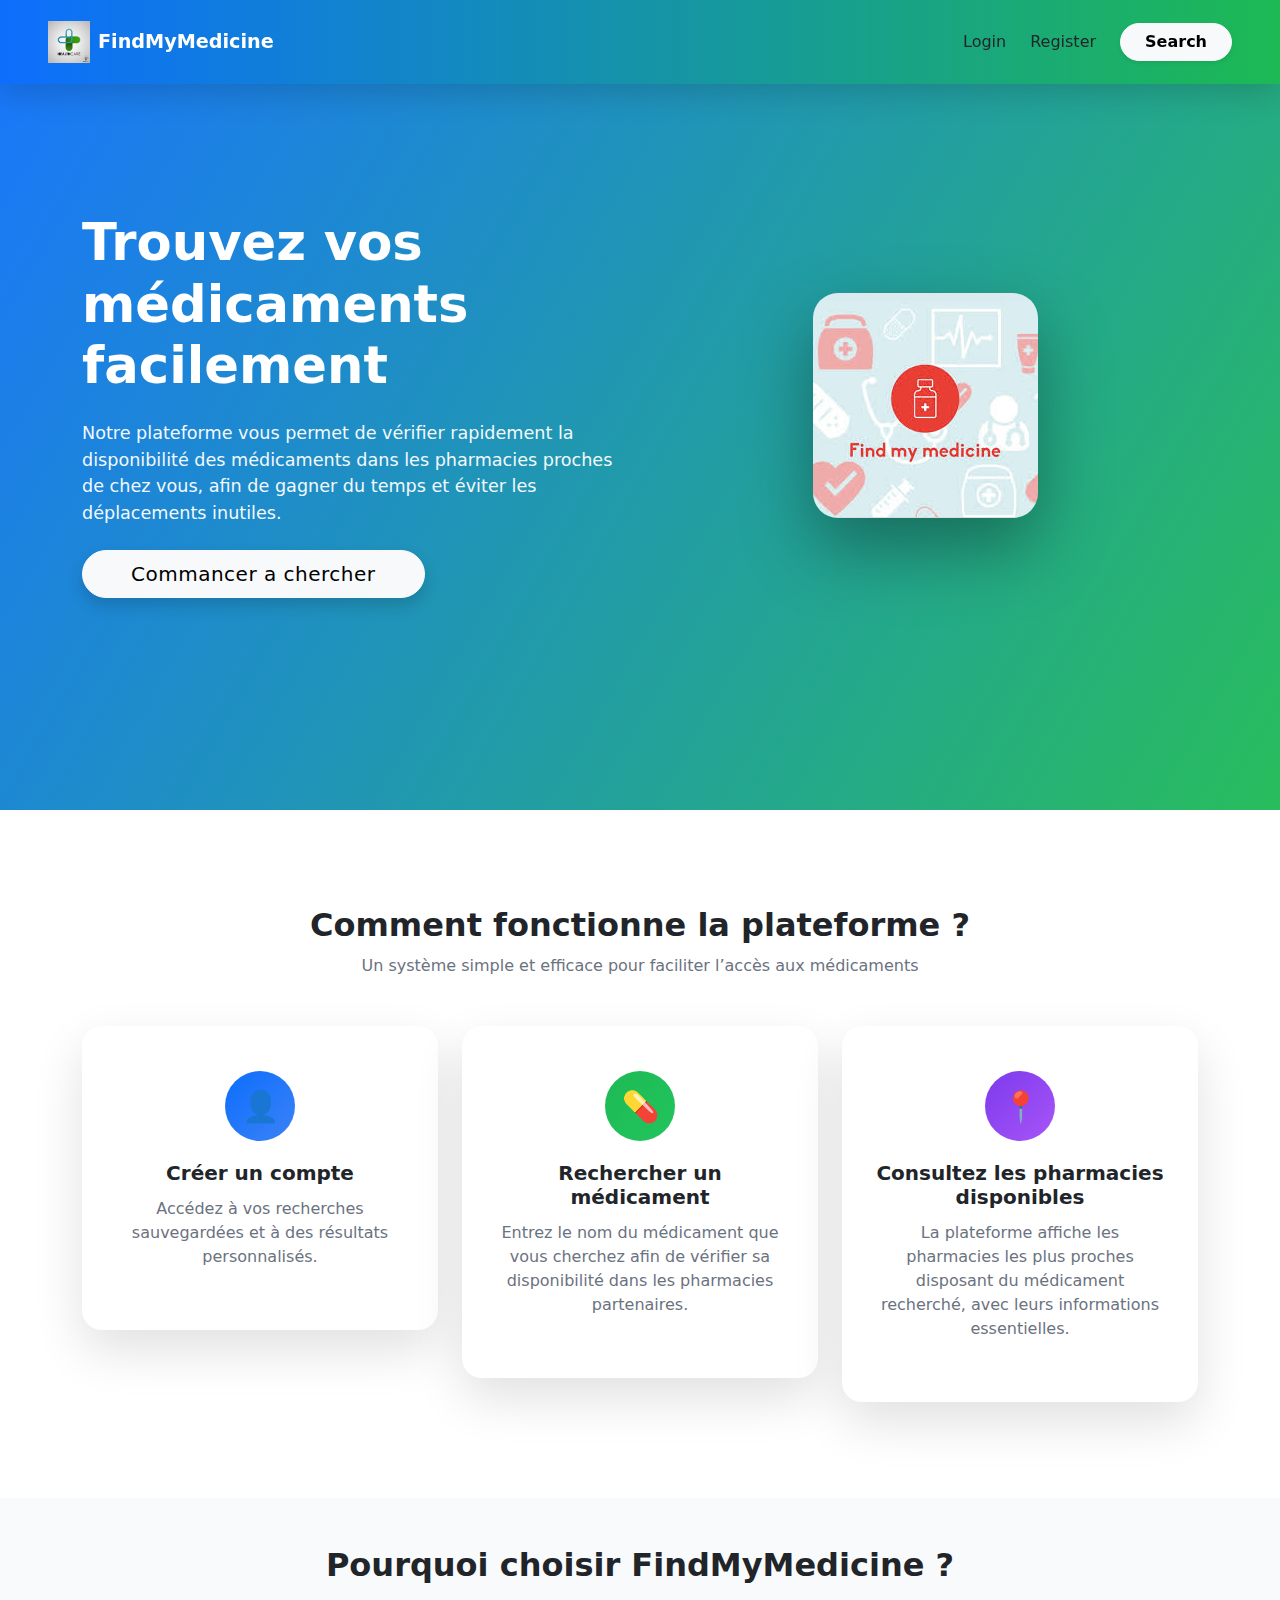
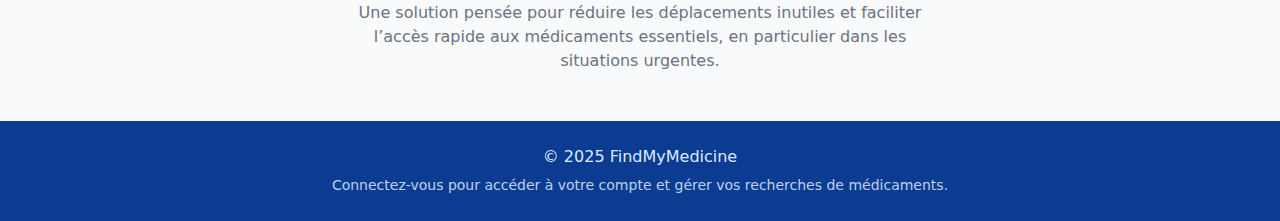
<file: index.html>
<!DOCTYPE html>
<html lang="en">
<head>
  <meta charset="UTF-8">
  <title>FindMyMedicine</title>
  <meta name="viewport" content="width=device-width, initial-scale=1">
  <link rel="stylesheet" href="style.css">

  <!-- Bootstrap -->
  <link href="https://cdn.jsdelivr.net/npm/bootstrap@5.3.2/dist/css/bootstrap.min.css" rel="stylesheet">

  <!-- Google Font -->
  <link href="https://fonts.googleapis.com/css2?family=Poppins:wght@400;500;600&display=swap" rel="stylesheet">

 
</head>
<body>

<!-- NAVBAR -->
<nav class="navbar navbar-expand-lg fixed-top premium-nav px-5 py-3">
  <a class="navbar-brand d-flex align-items-center" href="index.html">
    <img src="pharmacy.jpg" width="42" class="me-2">
    <span class="brand-text">FindMyMedicine</span>
  </a>

  <div class="ms-auto d-flex align-items-center gap-4">
    <a class="nav-link fancy-link" href="connexion.html">Login</a>
    <a class="nav-link fancy-link" href="registre.html">Register</a>
    <a class="btn btn-light rounded-pill px-4 fw-semibold shadow-sm" href="search.html">
      Search
    </a>
  </div>
</nav>


<!-- HERO -->
<section class="hero hero-split">
  <div class="container">
    <div class="row align-items-center">

      <!-- TEXT -->
      <div class="col-lg-6 text-white text-center text-lg-start">
        <h1>
          Trouvez vos médicaments facilement
        </h1>
        <p class="mt-4">
          Notre plateforme vous permet de vérifier rapidement la disponibilité des médicaments
dans les pharmacies proches de chez vous, afin de gagner du temps et éviter les déplacements inutiles.
        </p>
        <a href="search.html" class="btn btn-light btn-lg mt-4 px-5 rounded-pill shadow">
          Commancer a chercher 
        </a>
      </div>

      <!-- IMAGE -->
      <div class="col-lg-6 text-center mt-5 mt-lg-0">
        <div class="hero-image-wrapper">
          <img
            src="images.jpg"
            alt="Medicine and Pharmacy"
            class="hero-image"
          >
        </div>
      </div>

    </div>
  </div>
</section>


<!-- HOW IT WORKS -->
<section class="container py-5 my-5 text-center">
  <h2 class="section-title">Comment fonctionne la plateforme ?</h2>
  <p class="section-subtitle mb-5">
   Un système simple et efficace pour faciliter l’accès aux médicaments
  </p>

  <div class="row g-4">
    <!-- CARD 1 -->
    <div class="col-md-4">
      <div class="step-card step-blue">
        <div class="icon-circle">👤</div>
        <h5>Créer un compte</h5>
        <p>
          Accédez à vos recherches sauvegardées et à des résultats personnalisés.
        </p>
      </div>
    </div>

    <!-- CARD 2 -->
    <div class="col-md-4">
      <div class="step-card step-green">
        <div class="icon-circle">💊</div>
        <h5>Rechercher un médicament</h5>
        <p>
          Entrez le nom du médicament que vous cherchez afin de vérifier sa disponibilité
dans les pharmacies partenaires.
        </p>
      </div>
    </div>

    <!-- CARD 3 -->
    <div class="col-md-4">
      <div class="step-card step-purple">
        <div class="icon-circle">📍</div>
        <h5>Consultez les pharmacies disponibles</h5>
        <p>
          La plateforme affiche les pharmacies les plus proches disposant du médicament recherché,
avec leurs informations essentielles.
      </div>
    </div>
  </div>
</section>


<!-- WHY USE -->
<section class="why py-5">
  <div class="container text-center">
    <h2 class="section-title">Pourquoi choisir FindMyMedicine&nbsp;?</h2>
    <p class="section-subtitle mt-3">
      Une solution pensée pour réduire les déplacements inutiles
  et faciliter l’accès rapide aux médicaments essentiels,
  en particulier dans les situations urgentes. 
    </p>
    
  </div>
</section>

<!-- FOOTER -->
<footer class="text-center py-4">
  <p class="mb-1">© 2025 FindMyMedicine</p>
  <small>Connectez-vous pour accéder à votre compte et gérer vos recherches de médicaments.</small>
</footer>

</body>
</html>
</file>
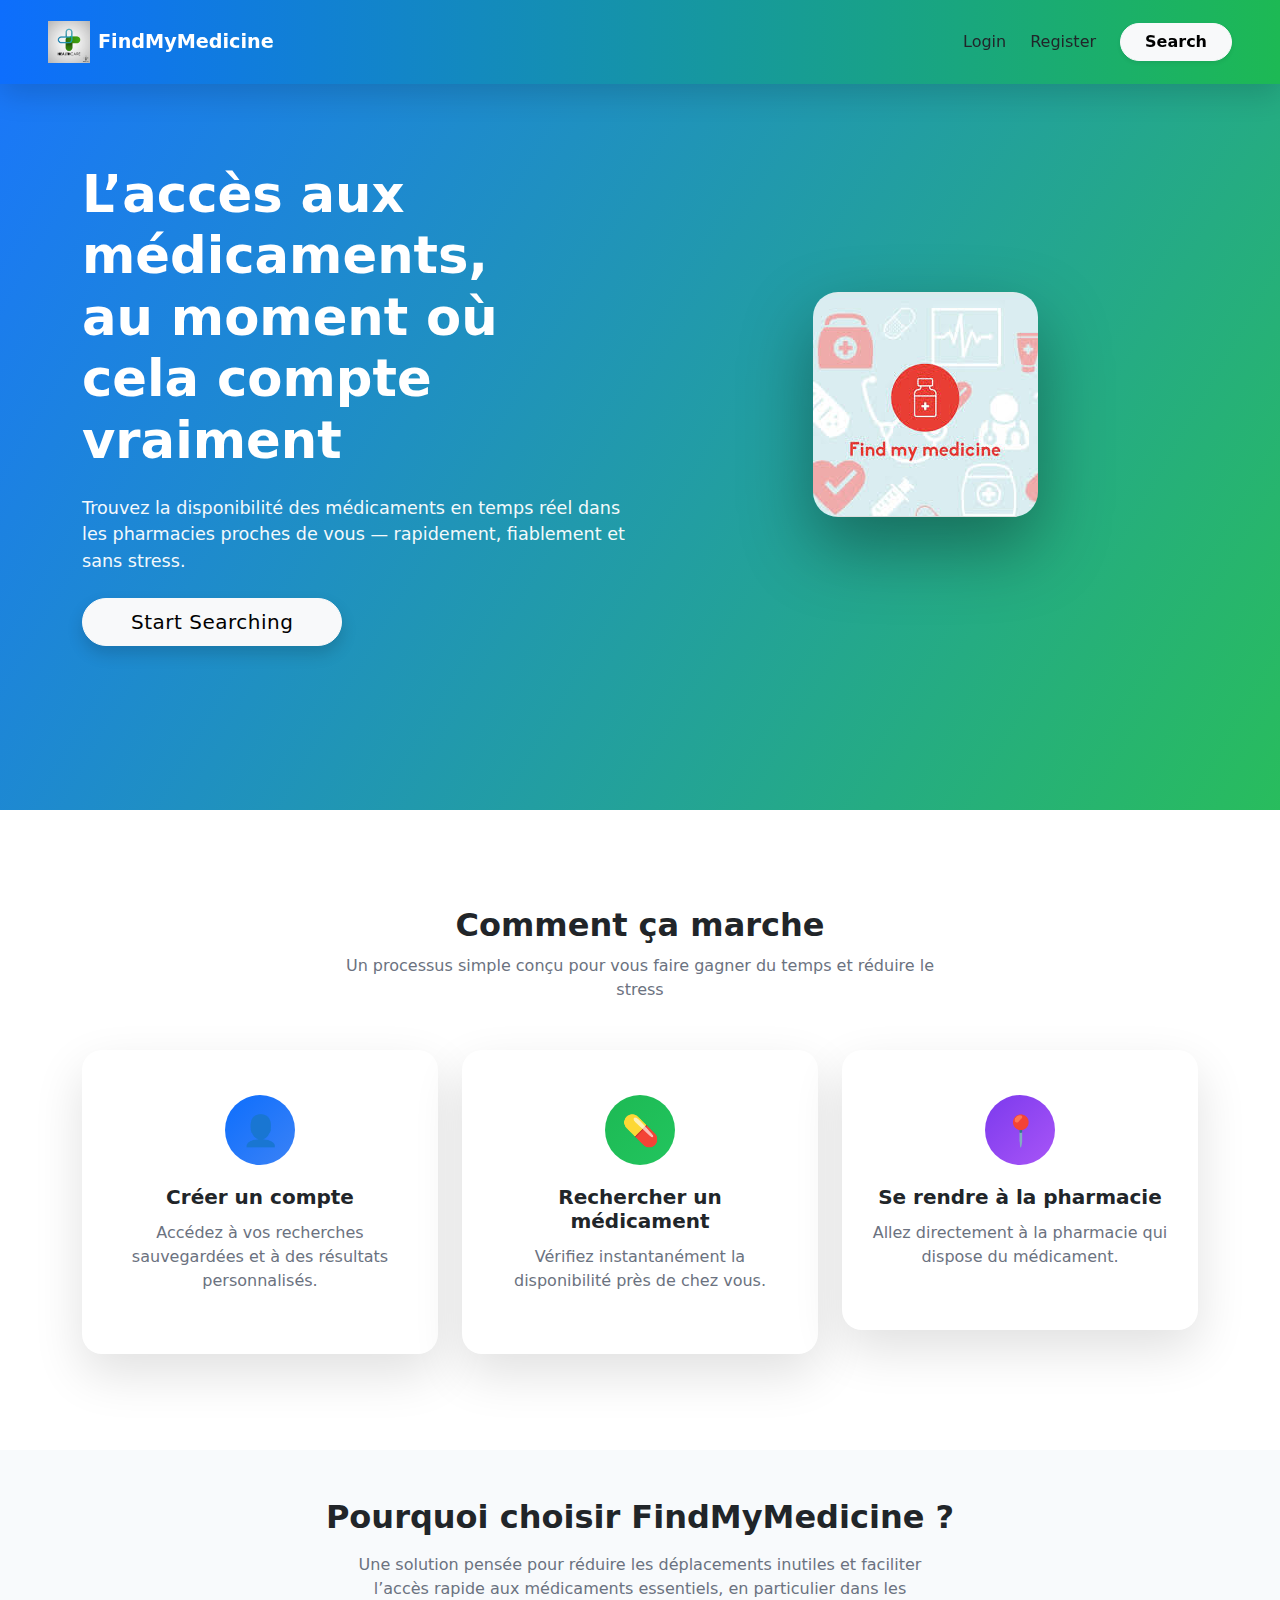
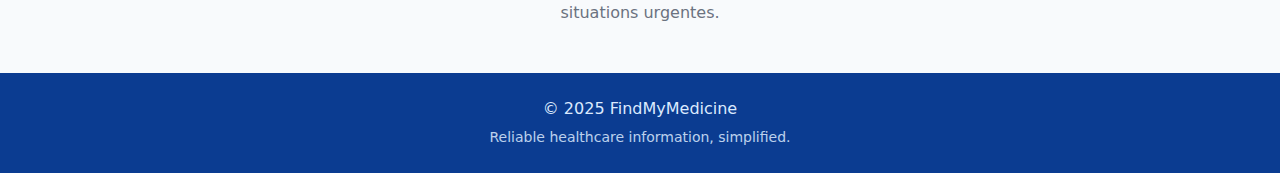
<file: html/index.html>
<!DOCTYPE html>
<html lang="en">
<head>
  <meta charset="UTF-8">
  <title>FindMyMedicine</title>
  <meta name="viewport" content="width=device-width, initial-scale=1">
  <link rel="stylesheet" href="style.css">

  <!-- Bootstrap -->
  <link href="https://cdn.jsdelivr.net/npm/bootstrap@5.3.2/dist/css/bootstrap.min.css" rel="stylesheet">

  <!-- Google Font -->
  <link href="https://fonts.googleapis.com/css2?family=Poppins:wght@400;500;600&display=swap" rel="stylesheet">

 
</head>
<body>

<!-- NAVBAR -->
<nav class="navbar navbar-expand-lg fixed-top premium-nav px-5 py-3">
  <a class="navbar-brand d-flex align-items-center" href="#">
    <img src="pharmacy.jpg" width="42" class="me-2">
    <span class="brand-text">FindMyMedicine</span>
  </a>

  <div class="ms-auto d-flex align-items-center gap-4">
    <a class="nav-link fancy-link" href="#">Login</a>
    <a class="nav-link fancy-link" href="#">Register</a>
    <a class="btn btn-light rounded-pill px-4 fw-semibold shadow-sm">
      Search
    </a>
  </div>
</nav>


<!-- HERO -->
<section class="hero hero-split">
  <div class="container">
    <div class="row align-items-center">

      <!-- TEXT -->
      <div class="col-lg-6 text-white text-center text-lg-start">
        <h1>
          L’accès aux médicaments,<br>
            au moment où cela compte vraiment
        </h1>
        <p class="mt-4">
          Trouvez la disponibilité des médicaments en temps réel
            dans les pharmacies proches de vous — rapidement,
            fiablement et sans stress.
        </p>
        <a href="#" class="btn btn-light btn-lg mt-4 px-5 rounded-pill shadow">
          Start Searching
        </a>
      </div>

      <!-- IMAGE -->
      <div class="col-lg-6 text-center mt-5 mt-lg-0">
        <div class="hero-image-wrapper">
          <img
            src="images.jpg"
            alt="Medicine and Pharmacy"
            class="hero-image"
          >
        </div>
      </div>

    </div>
  </div>
</section>


<!-- HOW IT WORKS -->
<section class="container py-5 my-5 text-center">
  <h2 class="section-title">Comment ça marche</h2>
  <p class="section-subtitle mb-5">
    Un processus simple conçu pour vous faire gagner du temps
  et réduire le stress
  </p>

  <div class="row g-4">
    <!-- CARD 1 -->
    <div class="col-md-4">
      <div class="step-card step-blue">
        <div class="icon-circle">👤</div>
        <h5>Créer un compte</h5>
        <p>
          Accédez à vos recherches sauvegardées et à des résultats personnalisés.
        </p>
      </div>
    </div>

    <!-- CARD 2 -->
    <div class="col-md-4">
      <div class="step-card step-green">
        <div class="icon-circle">💊</div>
        <h5>Rechercher un médicament</h5>
        <p>
          Vérifiez instantanément la disponibilité près de chez vous.
        </p>
      </div>
    </div>

    <!-- CARD 3 -->
    <div class="col-md-4">
      <div class="step-card step-purple">
        <div class="icon-circle">📍</div>
        <h5>Se rendre à la pharmacie</h5>
        <p>
          Allez directement à la pharmacie qui dispose du médicament.
      </div>
    </div>
  </div>
</section>


<!-- WHY USE -->
<section class="why py-5">
  <div class="container text-center">
    <h2 class="section-title">Pourquoi choisir FindMyMedicine&nbsp;?</h2>
    <p class="section-subtitle mt-3">
      Une solution pensée pour réduire les déplacements inutiles
  et faciliter l’accès rapide aux médicaments essentiels,
  en particulier dans les situations urgentes. 
    </p>
  </div>
</section>

<!-- FOOTER -->
<footer class="text-center py-4">
  <p class="mb-1">© 2025 FindMyMedicine</p>
  <small>Reliable healthcare information, simplified.</small>
</footer>

</body>
</html>
</file>
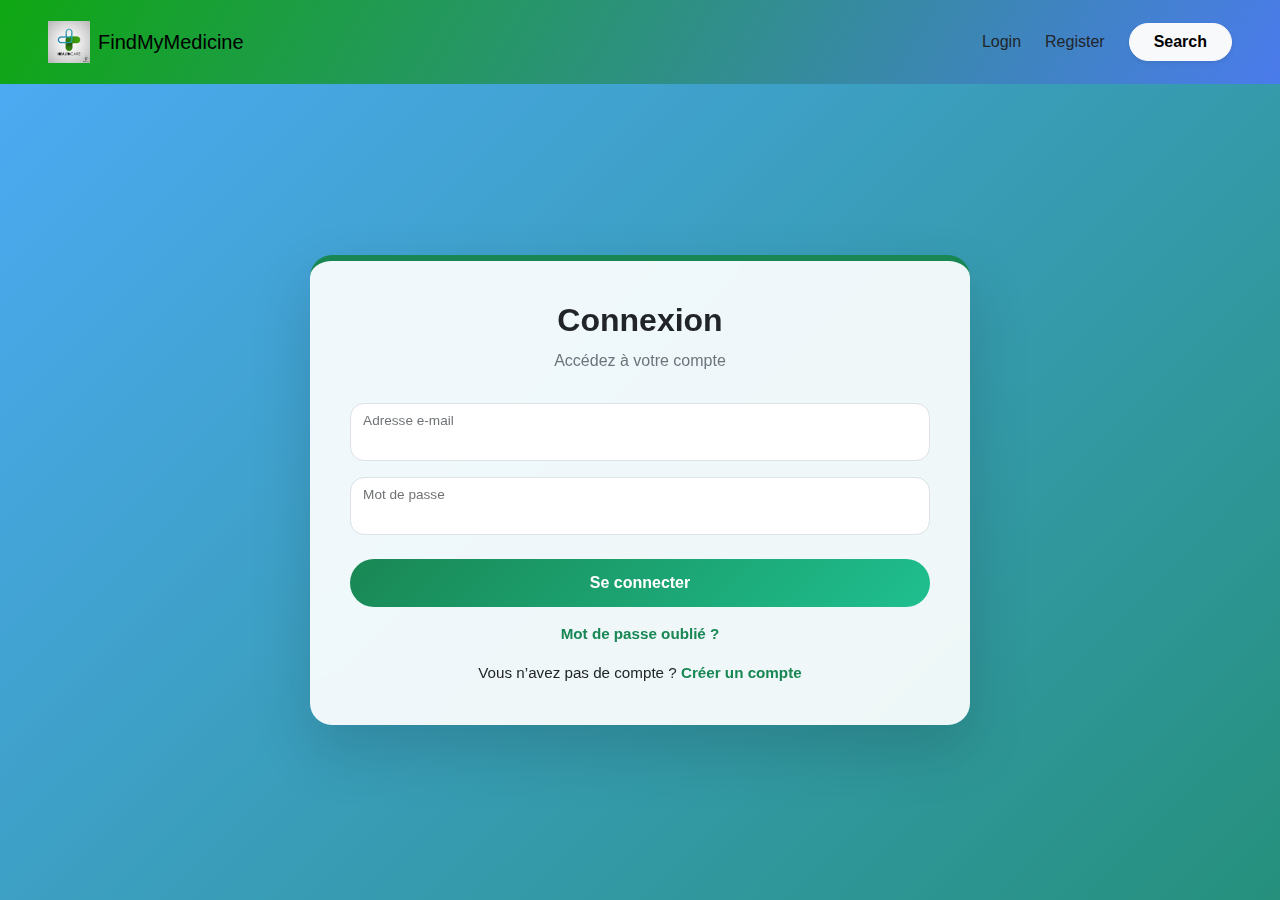
<file: connexion.html>
<!DOCTYPE html>
<html lang="fr">
<head>
  <meta charset="UTF-8">
  <title>Connexion</title>
  <meta name="viewport" content="width=device-width, initial-scale=1">

  <!-- Bootstrap -->
  <link href="https://cdn.jsdelivr.net/npm/bootstrap@5.3.2/dist/css/bootstrap.min.css" rel="stylesheet">

  <!-- Same CSS as register -->
  <link rel="stylesheet" href="register.css">
</head>
<body>

<nav class="navbar navbar-expand-lg fixed-top premium-nav px-5 py-3">
  <a class="navbar-brand d-flex align-items-center" href="index.html">
    <img src="pharmacy.jpg" width="42" class="me-2">
    <span class="brand-text">FindMyMedicine</span>
  </a>

  <div class="ms-auto d-flex align-items-center gap-4">
    <a class="nav-link fancy-link" href="connexion.html">Login</a>
    <a class="nav-link fancy-link" href="registre.html">Register</a>
    <a class="btn btn-light rounded-pill px-4 fw-semibold shadow-sm" href="search.html">
      Search
    </a>
  </div>
</nav>

<section class="auth-section">
  <div class="auth-card">

    <h2 id="formTitle">Connexion</h2>
    <p class="subtitle" id="formSubtitle">Accédez à votre compte</p>

    <!-- LOGIN FORM -->
    <form id="loginForm">

      <div class="form-floating mb-3">
        <input type="email" class="form-control" required>
        <label>Adresse e-mail</label>
      </div>

      <div class="form-floating mb-4">
        <input type="password" class="form-control" required>
        <label>Mot de passe</label>
      </div>

      <button class="btn btn-primary w-100 mb-3">
        Se connecter
      </button>

      <div class="login-link text-center">
        <a href="#" id="forgotLink">Mot de passe oublié ?</a>
      </div>

    </form>

    <!-- FORGOT PASSWORD (HIDDEN) -->
    <form id="forgotForm" style="display:none">

      <div class="form-floating mb-4">
        <input type="email" class="form-control" required>
        <label>Adresse e-mail</label>
      </div>

      <button class="btn btn-primary w-100 mb-3">
        Envoyer le lien
      </button>

      <div class="login-link text-center">
        <a href="#" id="backToLogin">Retour à la connexion</a>
      </div>

    </form>

    <!-- REGISTER -->
    <div class="login-link mt-3 text-center">
      Vous n’avez pas de compte ?
      <a href="registre.html">Créer un compte</a>
    </div>

  </div>
</section>

<script src="auth.js"></script>

</body>
</html>
</file>
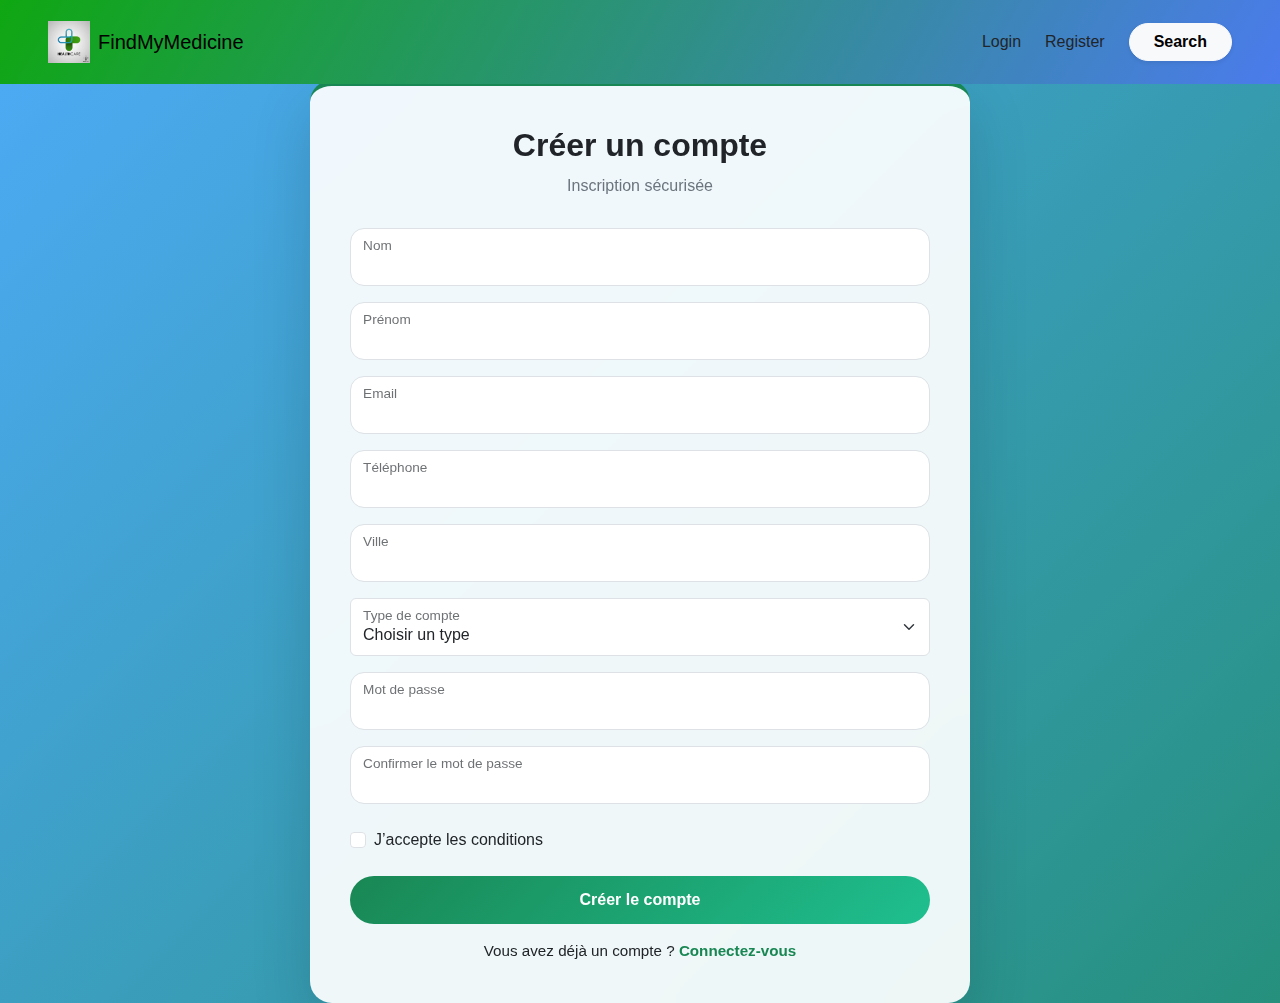
<file: registre.html>
<!DOCTYPE html>
<html lang="fr">
<head>
  <meta charset="UTF-8">
  <title>Créer un compte</title>
  <meta name="viewport" content="width=device-width, initial-scale=1">

  <!-- BOOTSTRAP -->
  <link href="https://cdn.jsdelivr.net/npm/bootstrap@5.3.2/dist/css/bootstrap.min.css" rel="stylesheet">

  <!-- CSS -->
  <link rel="stylesheet" href="register.css">
</head>
<body>

<nav class="navbar navbar-expand-lg fixed-top premium-nav px-5 py-3">
  <a class="navbar-brand d-flex align-items-center" href="index.html">
    <img src="pharmacy.jpg" width="42" class="me-2">
    <span class="brand-text">FindMyMedicine</span>
  </a>

  <div class="ms-auto d-flex align-items-center gap-4">
    <a class="nav-link fancy-link" href="connexion.html">Login</a>
    <a class="nav-link fancy-link" href="registre.html">Register</a>
    <a class="btn btn-light rounded-pill px-4 fw-semibold shadow-sm" href="search.html">
      Search
    </a>
  </div>
</nav>

<section class="auth-section">
  <div class="auth-card">

    <h2>Créer un compte</h2>
    <p class="subtitle">Inscription sécurisée</p>

    <form id="registerForm">

      <div class="form-floating mb-3">
        <input type="text" class="form-control" required>
        <label>Nom</label>
      </div>

      <div class="form-floating mb-3">
        <input type="text" class="form-control" required>
        <label>Prénom</label>
      </div>

      <div class="form-floating mb-3">
        <input type="email" class="form-control" required>
        <label>Email</label>
      </div>

      <div class="form-floating mb-3">
        <input type="tel" class="form-control" required>
        <label>Téléphone</label>
      </div>

      <div class="form-floating mb-3">
        <input type="text" class="form-control" required>
        <label>Ville</label>
      </div>

      <div class="form-floating mb-3">
        <select class="form-select" id="role" required>
          <option value="">Choisir un type</option>
          <option value="user">Utilisateur</option>
          <option value="pharma">Pharmacien</option>
        </select>
        <label>Type de compte</label>
      </div>

      <!-- PHARMACIST FIELDS -->
      <div id="pharmacienFields" style="display:none">
        <div class="form-floating mb-3">
          <input type="text" class="form-control">
          <label>Nom de la pharmacie</label>
        </div>

        <div class="form-floating mb-3">
          <input type="text" class="form-control">
          <label>Numéro d’autorisation</label>
        </div>
      </div>

      <div class="form-floating mb-3">
        <input type="password" class="form-control" required>
        <label>Mot de passe</label>
      </div>

      <div class="form-floating mb-4">
        <input type="password" class="form-control" required>
        <label>Confirmer le mot de passe</label>
      </div>

      <div class="form-check mb-4">
        <input class="form-check-input" type="checkbox" required>
        <label class="form-check-label">
          J’accepte les conditions
        </label>
      </div>

      <button class="btn btn-primary w-100">Créer le compte</button>

    </form>

    <div class="login-link mt-3">
      Vous avez déjà un compte ?
      <a href="login.html">Connectez-vous</a>
    </div>

  </div>
</section>

<script src="auth.js"></script>
</body>
</html>
</file>
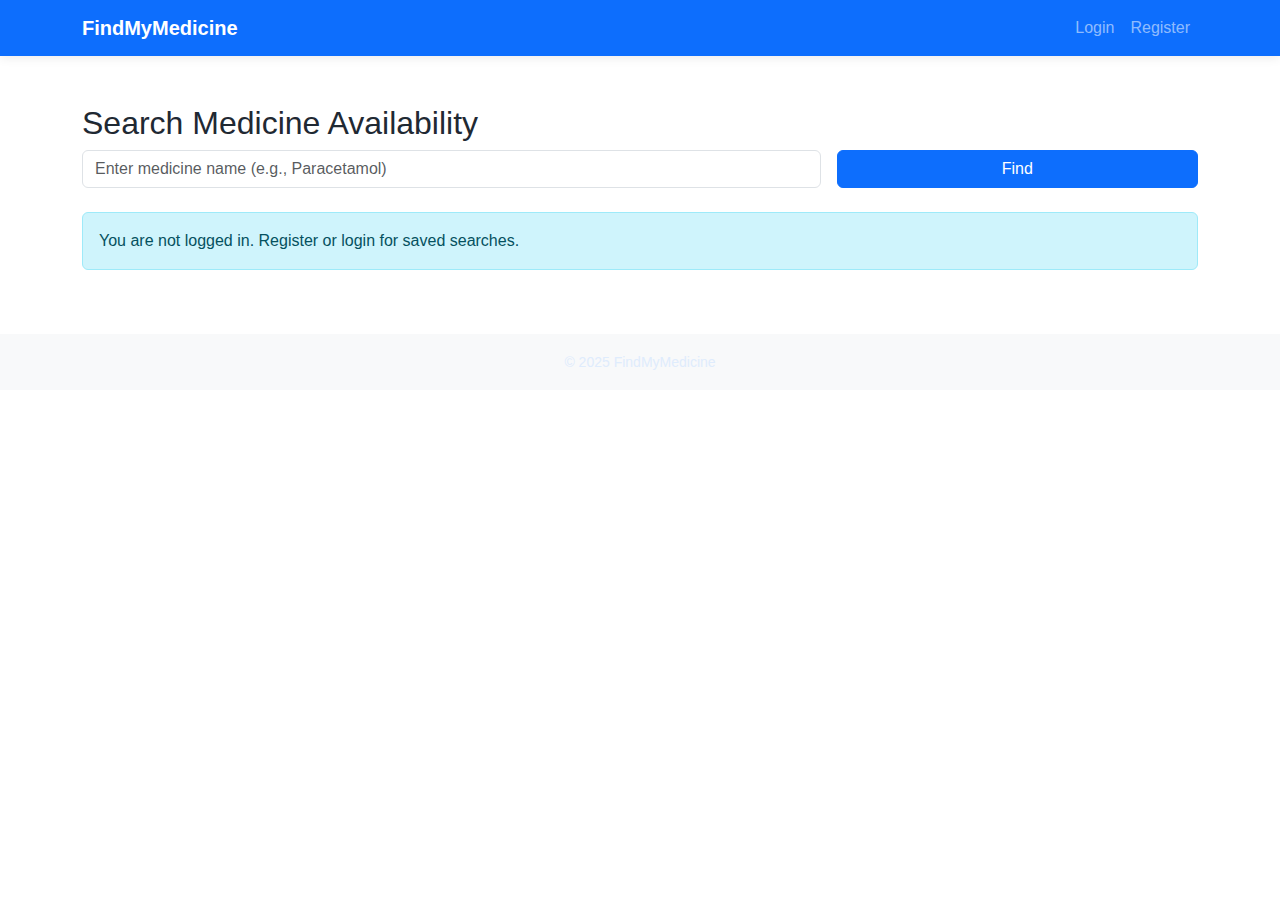
<file: html/chercher.html>
<!doctype html>
<html lang="en">
<head>
  <meta charset="utf-8">
  <meta name="viewport" content="width=device-width, initial-scale=1">
  <title>FindMyMedicine — Search</title>
  <link href="https://cdn.jsdelivr.net/npm/bootstrap@5.3.2/dist/css/bootstrap.min.css" rel="stylesheet">
  <link rel="stylesheet" href="../css/style.css">
</head>
<body>
<nav class="navbar navbar-expand-lg navbar-dark bg-primary">
  <div class="container">
    <a class="navbar-brand" href="index.html">FindMyMedicine</a>
    <ul class="navbar-nav ms-auto">
      <li class="nav-item"><a class="nav-link" href="login.html">Login</a></li>
      <li class="nav-item"><a class="nav-link" href="register.html">Register</a></li>
    </ul>
  </div>
</nav>

<main class="container py-5">
  <h2>Search Medicine Availability</h2>
  <form id="searchForm" class="row g-3 mb-4">
    <div class="col-md-8">
      <input id="medicineInput" class="form-control" placeholder="Enter medicine name (e.g., Paracetamol)" required>
    </div>
    <div class="col-md-4">
      <button class="btn btn-primary w-100" type="submit">Find</button>
    </div>
  </form>

  <div id="welcome" class="mb-3"></div>

  <div id="results"></div>
</main>

<footer class="bg-light py-3 text-center">
  <small>&copy; 2025 FindMyMedicine</small>
</footer>

<script src="../js/main.js"></script>
</body>
</html>
</file>
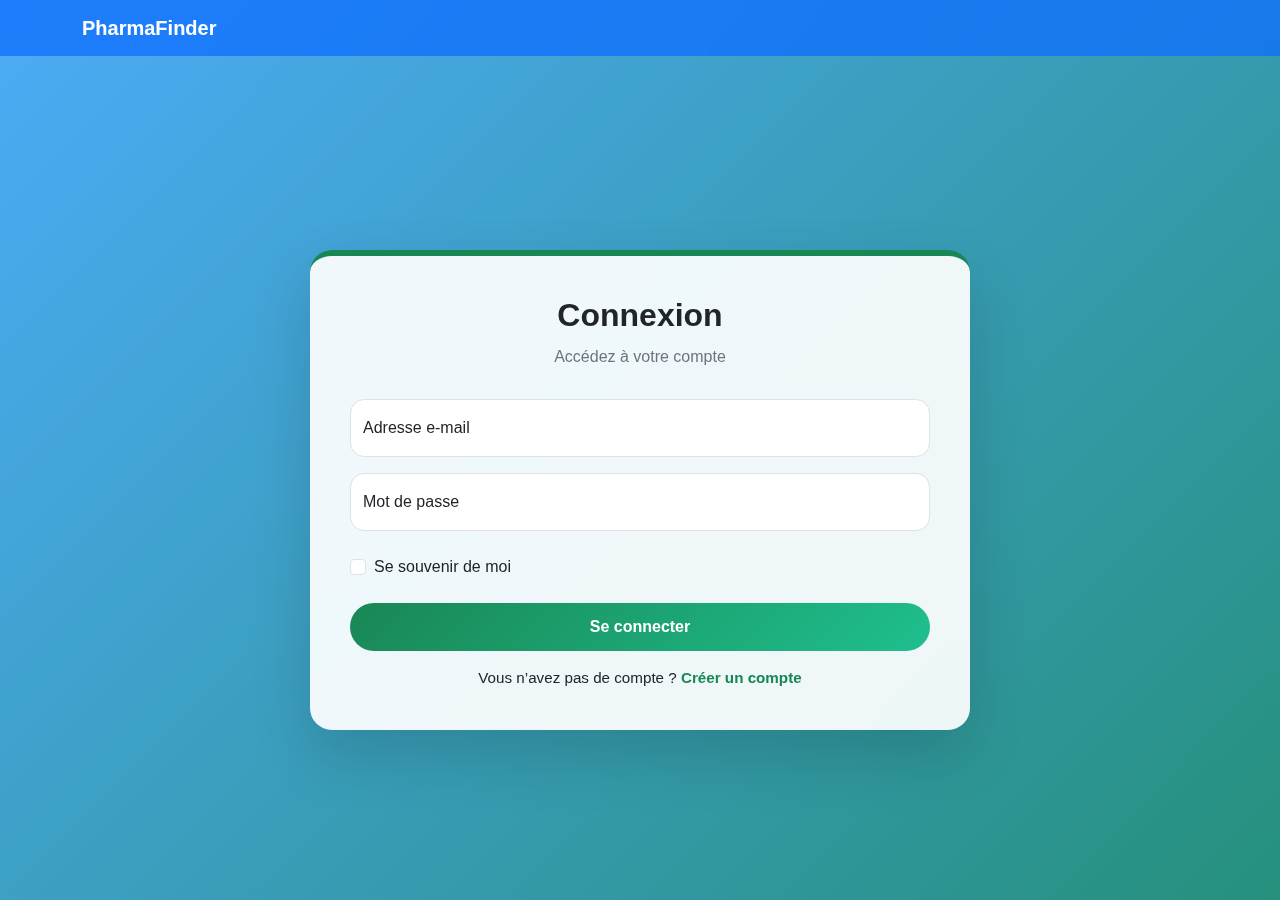
<file: html/connexion.html>
<!DOCTYPE html>
<html lang="fr">
<head>
  <meta charset="UTF-8">
  <title>Connexion</title>
  <meta name="viewport" content="width=device-width, initial-scale=1">

  <!-- Bootstrap -->
  <link href="https://cdn.jsdelivr.net/npm/bootstrap@5.3.2/dist/css/bootstrap.min.css" rel="stylesheet">

  <!-- Your existing CSS -->
  <link rel="stylesheet" href="register.css">
</head>
<body>

<!-- NAVBAR -->
<nav class="navbar navbar-expand-lg navbar-dark fixed-top">
  <div class="container">
    <a class="navbar-brand fw-bold" href="index.html">PharmaFinder</a>
  </div>
</nav>

<!-- CONNEXION SECTION -->
<section class="auth-section">
  <div class="auth-card">

    <h2>Connexion</h2>
    <p class="subtitle">Accédez à votre compte</p>

    <form>

      <!-- EMAIL -->
      <div class="form-floating mb-3">
        <input type="email" class="form-control" id="email" placeholder="Email" required>
        <label for="email">Adresse e-mail</label>
      </div>

      <!-- MOT DE PASSE -->
      <div class="form-floating mb-4">
        <input type="password" class="form-control" id="password" placeholder="Mot de passe" required>
        <label for="password">Mot de passe</label>
      </div>

      <!-- REMEMBER -->
      <div class="form-check mb-4">
        <input class="form-check-input" type="checkbox" id="remember">
        <label class="form-check-label" for="remember">
          Se souvenir de moi
        </label>
      </div>

      <!-- SUBMIT -->
      <button type="submit" class="btn btn-primary w-100 mb-3">
        Se connecter
      </button>

    </form>

    <!-- REGISTER LINK -->
    <div class="login-link">
      Vous n’avez pas de compte ?
      <a href="register.html">Créer un compte</a>
    </div>

  </div>
</section>

</body>
</html>
</file>
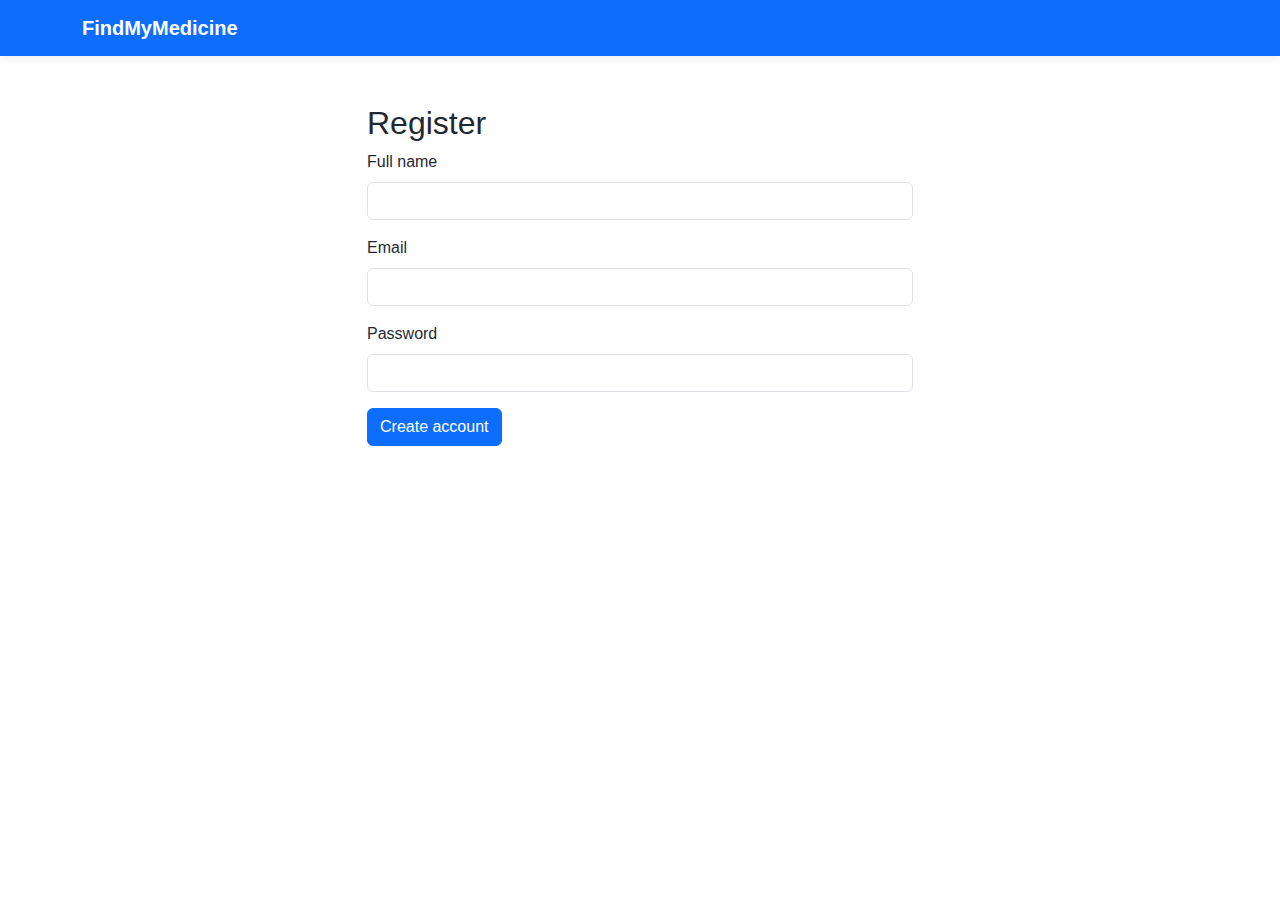
<file: html/registre.html>
<!doctype html>
<html lang="en">
<head>
  <meta charset="utf-8">
  <meta name="viewport" content="width=device-width, initial-scale=1">
  <title>FindMyMedicine — Register</title>
  <link href="https://cdn.jsdelivr.net/npm/bootstrap@5.3.2/dist/css/bootstrap.min.css" rel="stylesheet">
  <link rel="stylesheet" href="../css/style.css">
</head>
<body>
<nav class="navbar navbar-expand-lg navbar-dark bg-primary">
  <div class="container">
    <a class="navbar-brand" href="index.html">FindMyMedicine</a>
  </div>
</nav>

<main class="container py-5">
  <div class="row justify-content-center">
    <div class="col-md-6">
      <h2>Register</h2>
      <form id="registerForm" novalidate>
        <div class="mb-3">
          <label class="form-label">Full name</label>
          <input id="fullname" type="text" class="form-control" required>
          <div class="invalid-feedback">Enter your full name.</div>
        </div>
        <div class="mb-3">
          <label class="form-label">Email</label>
          <input id="email" type="email" class="form-control" required>
          <div class="invalid-feedback">Enter a valid email.</div>
        </div>
        <div class="mb-3">
          <label class="form-label">Password</label>
          <input id="password" type="password" class="form-control" minlength="6" required>
          <div class="invalid-feedback">Password at least 6 characters.</div>
        </div>
        <button class="btn btn-primary" type="submit">Create account</button>
      </form>
      <div id="regMsg" class="mt-3"></div>
    </div>
  </div>
</main>

<script src="../js/auth.js"></script>
</body>
</html>
</file>
<file: style.css>
body { 
    font-family: system-ui, -apple-system, "Segoe UI", Roboto, "Helvetica Neue", Arial;
 }


.hero { 
    height: 40vh;
     background: linear-gradient(120deg, #0fa712, #4b7bec);
      display:flex;
       align-items:center;
        justify-content:center;
     }
.navbar-brand { 
    font-weight:700; 
}
.card-pharm { 
    transition: transform .15s ease; 
}
.card-pharm:hover { 
    transform: translateY(-6px);
     box-shadow: 0 8px 20px rgba(0,0,0,.12);
     }
.result-distance {
     font-weight:600;
     }
.badge-stock {
     font-size:.9rem;
     }
body {
  font-family: 'Poppins', sans-serif;
}
:root {
      --primary: #0d6efd;
      --secondary: #1db954;
      --dark: #1f2933;
      --light-bg: #f8fafc;
    }

    body {
      font-family: 'Poppins', sans-serif;
      color: var(--dark);
      background: #ffffff;
    }

    /* NAVBAR */
    .navbar {
      box-shadow: 0 2px 10px rgba(0,0,0,0.08);
    }
    .premium-nav {
  background: linear-gradient(90deg, #0d6efd, #1db954);
  backdrop-filter: blur(10px);
  box-shadow: 0 10px 30px rgba(0,0,0,0.15);
}

.brand-text {
  font-weight: 600;
  font-size: 1.2rem;
  color: white;
}

.fancy-link {
  color: white;
  position: relative;
  font-weight: 500;
  text-decoration: none;
}

.fancy-link::after {
  content: "";
  position: absolute;
  width: 0%;
  height: 2px;
  left: 0;
  bottom: -4px;
  background: white;
  transition: width 0.3s ease;
}

.fancy-link:hover::after {
  width: 100%;
}


    /* HERO */
    .hero {
      min-height: 85vh;
      background:
        linear-gradient(to right, rgba(13,110,253,0.9), rgba(29,185,84,0.9)),
        url("https://images.unsplash.com/photo-1580281657521-4a8d07c5f8a5");
      background-size: cover;
      background-position: center;
      display: flex;
      align-items: center;
      color: white;
    }
    .hero-split {
  min-height: 90vh;
  background:
    linear-gradient(120deg, rgba(13,110,253,0.95), rgba(29,185,84,0.95));
  display: flex;
  align-items: center;
}

/* IMAGE CONTAINER */
.hero-image-wrapper {
  position: relative;
  display: inline-block;
}

/* IMAGE STYLE */
.hero-image {
  width: 100%;
  max-width: 420px;
  border-radius: 25px;
  box-shadow: 0 30px 70px rgba(0,0,0,0.35);
  animation: floatImage 6s ease-in-out infinite;
}

/* FLOATING ANIMATION */
@keyframes floatImage {
  0% {
    transform: translateY(0px);
  }
  50% {
    transform: translateY(-20px);
  }
  100% {
    transform: translateY(0px);
  }
}

/* HERO TEXT */
.hero h1 {
  font-size: 3.2rem;
  font-weight: 600;
  line-height: 1.2;
}

.hero p {
  font-size: 1.1rem;
  opacity: 0.95;
  max-width: 520px;
}


    .hero h1 {
      font-size: 3.2rem;
      font-weight: 600;
      line-height: 1.2;
    }

    .hero p {
      font-size: 1.1rem;
      opacity: 0.95;
      max-width: 600px;
      margin: auto;
    }

    .hero .btn {
      font-weight: 500;
      letter-spacing: 0.5px;
    }

    /* SECTION TITLES */
    .section-title {
      font-weight: 600;
      margin-bottom: 10px;
    }

    .section-subtitle {
      color: #6b7280;
      max-width: 600px;
      margin: auto;
    }
    .step-card {
  position: relative;
  padding: 45px 30px;
  border-radius: 20px;
  background: white;
  box-shadow: 0 20px 50px rgba(0,0,0,0.12);
  transition: all 0.4s ease;
  overflow: hidden;
}

.step-card::before {
  content: "";
  position: absolute;
  inset: 0;
  background: linear-gradient(135deg, transparent, rgba(0,0,0,0.05));
  opacity: 0;
  transition: opacity 0.4s;
}

.step-card:hover {
  transform: translateY(-15px) scale(1.03);
}

.step-card:hover::before {
  opacity: 1;
}

/* ICON */
.icon-circle {
  width: 70px;
  height: 70px;
  margin: 0 auto 20px;
  border-radius: 50%;
  display: flex;
  align-items: center;
  justify-content: center;
  font-size: 30px;
  color: white;
}

/* COLOR VARIANTS */
.step-blue .icon-circle {
  background: linear-gradient(135deg, #0d6efd, #3b82f6);
}

.step-green .icon-circle {
  background: linear-gradient(135deg, #1db954, #22c55e);
}

.step-purple .icon-circle {
  background: linear-gradient(135deg, #7c3aed, #a855f7);
}

.step-card h5 {
  font-weight: 600;
  margin-bottom: 12px;
}

.step-card p {
  color: #6b7280;
}


    /* CARDS */
    .info-card {
      background: white;
      border-radius: 16px;
      padding: 35px 25px;
      box-shadow: 0 15px 40px rgba(0,0,0,0.08);
      transition: transform 0.3s ease;
      height: 100%;
    }

    .info-card:hover {
      transform: translateY(-10px);
    }

    .info-card h5 {
      font-weight: 600;
      margin-bottom: 12px;
    }

    /* WHY SECTION */
    .why {
      background: var(--light-bg);
    }

    /* FOOTER */
    footer {
      background: #0b3c91;
      color: #dbeafe;
    }

    footer small {
      opacity: 0.85;
    }
</file>
<file: html/style.css>
body { 
    font-family: system-ui, -apple-system, "Segoe UI", Roboto, "Helvetica Neue", Arial;
 }


.hero { 
    height: 40vh;
     background: linear-gradient(120deg, #0fa712, #4b7bec);
      display:flex;
       align-items:center;
        justify-content:center;
     }
.navbar-brand { 
    font-weight:700; 
}
.card-pharm { 
    transition: transform .15s ease; 
}
.card-pharm:hover { 
    transform: translateY(-6px);
     box-shadow: 0 8px 20px rgba(0,0,0,.12);
     }
.result-distance {
     font-weight:600;
     }
.badge-stock {
     font-size:.9rem;
     }
body {
  font-family: 'Poppins', sans-serif;
}
:root {
      --primary: #0d6efd;
      --secondary: #1db954;
      --dark: #1f2933;
      --light-bg: #f8fafc;
    }

    body {
      font-family: 'Poppins', sans-serif;
      color: var(--dark);
      background: #ffffff;
    }

    /* NAVBAR */
    .navbar {
      box-shadow: 0 2px 10px rgba(0,0,0,0.08);
    }
    .premium-nav {
  background: linear-gradient(90deg, #0d6efd, #1db954);
  backdrop-filter: blur(10px);
  box-shadow: 0 10px 30px rgba(0,0,0,0.15);
}

.brand-text {
  font-weight: 600;
  font-size: 1.2rem;
  color: white;
}

.fancy-link {
  color: white;
  position: relative;
  font-weight: 500;
  text-decoration: none;
}

.fancy-link::after {
  content: "";
  position: absolute;
  width: 0%;
  height: 2px;
  left: 0;
  bottom: -4px;
  background: white;
  transition: width 0.3s ease;
}

.fancy-link:hover::after {
  width: 100%;
}


    /* HERO */
    .hero {
      min-height: 85vh;
      background:
        linear-gradient(to right, rgba(13,110,253,0.9), rgba(29,185,84,0.9)),
        url("https://images.unsplash.com/photo-1580281657521-4a8d07c5f8a5");
      background-size: cover;
      background-position: center;
      display: flex;
      align-items: center;
      color: white;
    }
    .hero-split {
  min-height: 90vh;
  background:
    linear-gradient(120deg, rgba(13,110,253,0.95), rgba(29,185,84,0.95));
  display: flex;
  align-items: center;
}

/* IMAGE CONTAINER */
.hero-image-wrapper {
  position: relative;
  display: inline-block;
}

/* IMAGE STYLE */
.hero-image {
  width: 100%;
  max-width: 420px;
  border-radius: 25px;
  box-shadow: 0 30px 70px rgba(0,0,0,0.35);
  animation: floatImage 6s ease-in-out infinite;
}

/* FLOATING ANIMATION */
@keyframes floatImage {
  0% {
    transform: translateY(0px);
  }
  50% {
    transform: translateY(-20px);
  }
  100% {
    transform: translateY(0px);
  }
}

/* HERO TEXT */
.hero h1 {
  font-size: 3.2rem;
  font-weight: 600;
  line-height: 1.2;
}

.hero p {
  font-size: 1.1rem;
  opacity: 0.95;
  max-width: 520px;
}


    .hero h1 {
      font-size: 3.2rem;
      font-weight: 600;
      line-height: 1.2;
    }

    .hero p {
      font-size: 1.1rem;
      opacity: 0.95;
      max-width: 600px;
      margin: auto;
    }

    .hero .btn {
      font-weight: 500;
      letter-spacing: 0.5px;
    }

    /* SECTION TITLES */
    .section-title {
      font-weight: 600;
      margin-bottom: 10px;
    }

    .section-subtitle {
      color: #6b7280;
      max-width: 600px;
      margin: auto;
    }
    .step-card {
  position: relative;
  padding: 45px 30px;
  border-radius: 20px;
  background: white;
  box-shadow: 0 20px 50px rgba(0,0,0,0.12);
  transition: all 0.4s ease;
  overflow: hidden;
}

.step-card::before {
  content: "";
  position: absolute;
  inset: 0;
  background: linear-gradient(135deg, transparent, rgba(0,0,0,0.05));
  opacity: 0;
  transition: opacity 0.4s;
}

.step-card:hover {
  transform: translateY(-15px) scale(1.03);
}

.step-card:hover::before {
  opacity: 1;
}

/* ICON */
.icon-circle {
  width: 70px;
  height: 70px;
  margin: 0 auto 20px;
  border-radius: 50%;
  display: flex;
  align-items: center;
  justify-content: center;
  font-size: 30px;
  color: white;
}

/* COLOR VARIANTS */
.step-blue .icon-circle {
  background: linear-gradient(135deg, #0d6efd, #3b82f6);
}

.step-green .icon-circle {
  background: linear-gradient(135deg, #1db954, #22c55e);
}

.step-purple .icon-circle {
  background: linear-gradient(135deg, #7c3aed, #a855f7);
}

.step-card h5 {
  font-weight: 600;
  margin-bottom: 12px;
}

.step-card p {
  color: #6b7280;
}


    /* CARDS */
    .info-card {
      background: white;
      border-radius: 16px;
      padding: 35px 25px;
      box-shadow: 0 15px 40px rgba(0,0,0,0.08);
      transition: transform 0.3s ease;
      height: 100%;
    }

    .info-card:hover {
      transform: translateY(-10px);
    }

    .info-card h5 {
      font-weight: 600;
      margin-bottom: 12px;
    }

    /* WHY SECTION */
    .why {
      background: var(--light-bg);
    }

    /* FOOTER */
    footer {
      background: #0b3c91;
      color: #dbeafe;
    }

    footer small {
      opacity: 0.85;
    }
</file>
<file: register.css>
* {
  font-family: 'Poppins', sans-serif;
}

body {
  min-height: 100vh;
  background: linear-gradient(
    -45deg,
    #0d6efd,
    #1fbf8f,
    #198754,
    #4dabf7
  );
  background-size: 400% 400%;
  animation: gradientMove 14s ease infinite;
  margin: 0;
}

/* NAVBAR */
.navbar {
  background: linear-gradient(120deg, #0fa712, #4b7bec);
  backdrop-filter: blur(12px);
}

/* SECTION */
.auth-section {
  min-height: 100vh;
  display: flex;
  justify-content: center;
  align-items: center;
  padding-top: 80px;
}

/* CARD */
.auth-card {
  background: rgba(255, 255, 255, 0.92);
  backdrop-filter: blur(15px);
  border-radius: 22px;
  padding: 40px;
  width: 100%;
  max-width: 660px;
  box-shadow: 0 25px 60px rgba(0, 0, 0, 0.15);
  animation: fadeUp 1s ease;
  border-top: 6px solid #198754;
}

.auth-card h2 {
  font-weight: 700;
  text-align: center;
  margin-bottom: 10px;
}

.subtitle {
  text-align: center;
  color: #6c757d;
  margin-bottom: 30px;
}

/* INPUT */
.form-control {
  border-radius: 14px;
  border: 1px solid #dee2e6;
}

.form-control:focus {
  border-color: #198754;
  box-shadow: 0 0 0 0.15rem rgba(25, 135, 84, 0.25);
}

/* BUTTON */
.btn-primary {
  background: linear-gradient(135deg, #198754, #1fbf8f);
  border: none;
  border-radius: 50px;
  padding: 12px;
  font-weight: 600;
  transition: transform 0.3s, box-shadow 0.3s;
}

.btn-primary:hover {
  transform: translateY(-2px);
  box-shadow: 0 10px 25px rgba(25, 135, 84, 0.4);
}

/* LOGIN LINK */
.login-link {
  text-align: center;
  font-size: 0.95rem;
}

.login-link a {
  color: #198754;
  font-weight: 600;
  text-decoration: none;
}

.login-link a:hover {
  text-decoration: underline;
}

/* ANIMATIONS */
@keyframes gradientMove {
  0% { background-position: 0% 50%; }
  50% { background-position: 100% 50%; }
  100% { background-position: 0% 50%; }
}

@keyframes fadeUp {
  from {
    opacity: 0;
    transform: translateY(30px);
  }
  to {
    opacity: 1;
    transform: translateY(0);
  }
}
</file>
<file: css/style.css>
body { 
    font-family: system-ui, -apple-system, "Segoe UI", Roboto, "Helvetica Neue", Arial;
 }


.hero { 
    height: 40vh;
     background: linear-gradient(120deg, #0fa712, #4b7bec);
      display:flex;
       align-items:center;
        justify-content:center;
     }
.navbar-brand { 
    font-weight:700; 
}
.card-pharm { 
    transition: transform .15s ease; 
}
.card-pharm:hover { 
    transform: translateY(-6px);
     box-shadow: 0 8px 20px rgba(0,0,0,.12);
     }
.result-distance {
     font-weight:600;
     }
.badge-stock {
     font-size:.9rem;
     }
body {
  font-family: 'Poppins', sans-serif;
}
:root {
      --primary: #0d6efd;
      --secondary: #1db954;
      --dark: #1f2933;
      --light-bg: #f8fafc;
    }

    body {
      font-family: 'Poppins', sans-serif;
      color: var(--dark);
      background: #ffffff;
    }

    /* NAVBAR */
    .navbar {
      box-shadow: 0 2px 10px rgba(0,0,0,0.08);
    }
    .premium-nav {
  background: linear-gradient(90deg, #0d6efd, #1db954);
  backdrop-filter: blur(10px);
  box-shadow: 0 10px 30px rgba(0,0,0,0.15);
}

.brand-text {
  font-weight: 600;
  font-size: 1.2rem;
  color: white;
}

.fancy-link {
  color: white;
  position: relative;
  font-weight: 500;
  text-decoration: none;
}

.fancy-link::after {
  content: "";
  position: absolute;
  width: 0%;
  height: 2px;
  left: 0;
  bottom: -4px;
  background: white;
  transition: width 0.3s ease;
}

.fancy-link:hover::after {
  width: 100%;
}


    /* HERO */
    .hero {
      min-height: 85vh;
      background:
        linear-gradient(to right, rgba(13,110,253,0.9), rgba(29,185,84,0.9)),
        url("https://images.unsplash.com/photo-1580281657521-4a8d07c5f8a5");
      background-size: cover;
      background-position: center;
      display: flex;
      align-items: center;
      color: white;
    }
    .hero-split {
  min-height: 90vh;
  background:
    linear-gradient(120deg, rgba(13,110,253,0.95), rgba(29,185,84,0.95));
  display: flex;
  align-items: center;
}

/* IMAGE CONTAINER */
.hero-image-wrapper {
  position: relative;
  display: inline-block;
}

/* IMAGE STYLE */
.hero-image {
  width: 100%;
  max-width: 420px;
  border-radius: 25px;
  box-shadow: 0 30px 70px rgba(0,0,0,0.35);
  animation: floatImage 6s ease-in-out infinite;
}

/* FLOATING ANIMATION */
@keyframes floatImage {
  0% {
    transform: translateY(0px);
  }
  50% {
    transform: translateY(-20px);
  }
  100% {
    transform: translateY(0px);
  }
}

/* HERO TEXT */
.hero h1 {
  font-size: 3.2rem;
  font-weight: 600;
  line-height: 1.2;
}

.hero p {
  font-size: 1.1rem;
  opacity: 0.95;
  max-width: 520px;
}


    .hero h1 {
      font-size: 3.2rem;
      font-weight: 600;
      line-height: 1.2;
    }

    .hero p {
      font-size: 1.1rem;
      opacity: 0.95;
      max-width: 600px;
      margin: auto;
    }

    .hero .btn {
      font-weight: 500;
      letter-spacing: 0.5px;
    }

    /* SECTION TITLES */
    .section-title {
      font-weight: 600;
      margin-bottom: 10px;
    }

    .section-subtitle {
      color: #6b7280;
      max-width: 600px;
      margin: auto;
    }
    .step-card {
  position: relative;
  padding: 45px 30px;
  border-radius: 20px;
  background: white;
  box-shadow: 0 20px 50px rgba(0,0,0,0.12);
  transition: all 0.4s ease;
  overflow: hidden;
}

.step-card::before {
  content: "";
  position: absolute;
  inset: 0;
  background: linear-gradient(135deg, transparent, rgba(0,0,0,0.05));
  opacity: 0;
  transition: opacity 0.4s;
}

.step-card:hover {
  transform: translateY(-15px) scale(1.03);
}

.step-card:hover::before {
  opacity: 1;
}

/* ICON */
.icon-circle {
  width: 70px;
  height: 70px;
  margin: 0 auto 20px;
  border-radius: 50%;
  display: flex;
  align-items: center;
  justify-content: center;
  font-size: 30px;
  color: white;
}

/* COLOR VARIANTS */
.step-blue .icon-circle {
  background: linear-gradient(135deg, #0d6efd, #3b82f6);
}

.step-green .icon-circle {
  background: linear-gradient(135deg, #1db954, #22c55e);
}

.step-purple .icon-circle {
  background: linear-gradient(135deg, #7c3aed, #a855f7);
}

.step-card h5 {
  font-weight: 600;
  margin-bottom: 12px;
}

.step-card p {
  color: #6b7280;
}


    /* CARDS */
    .info-card {
      background: white;
      border-radius: 16px;
      padding: 35px 25px;
      box-shadow: 0 15px 40px rgba(0,0,0,0.08);
      transition: transform 0.3s ease;
      height: 100%;
    }

    .info-card:hover {
      transform: translateY(-10px);
    }

    .info-card h5 {
      font-weight: 600;
      margin-bottom: 12px;
    }

    /* WHY SECTION */
    .why {
      background: var(--light-bg);
    }

    /* FOOTER */
    footer {
      background: #0b3c91;
      color: #dbeafe;
    }

    footer small {
      opacity: 0.85;
    }
</file>
<file: html/register.css>
* {
  font-family: 'Poppins', sans-serif;
}

body {
  min-height: 100vh;
  background: linear-gradient(
    -45deg,
    #0d6efd,
    #1fbf8f,
    #198754,
    #4dabf7
  );
  background-size: 400% 400%;
  animation: gradientMove 14s ease infinite;
  margin: 0;
}

/* NAVBAR */
.navbar {
  background: rgba(13, 110, 253, 0.75);
  backdrop-filter: blur(12px);
}

/* SECTION */
.auth-section {
  min-height: 100vh;
  display: flex;
  justify-content: center;
  align-items: center;
  padding-top: 80px;
}

/* CARD */
.auth-card {
  background: rgba(255, 255, 255, 0.92);
  backdrop-filter: blur(15px);
  border-radius: 22px;
  padding: 40px;
  width: 100%;
  max-width: 660px;
  box-shadow: 0 25px 60px rgba(0, 0, 0, 0.15);
  animation: fadeUp 1s ease;
  border-top: 6px solid #198754;
}

.auth-card h2 {
  font-weight: 700;
  text-align: center;
  margin-bottom: 10px;
}

.subtitle {
  text-align: center;
  color: #6c757d;
  margin-bottom: 30px;
}

/* INPUT */
.form-control {
  border-radius: 14px;
  border: 1px solid #dee2e6;
}

.form-control:focus {
  border-color: #198754;
  box-shadow: 0 0 0 0.15rem rgba(25, 135, 84, 0.25);
}

/* BUTTON */
.btn-primary {
  background: linear-gradient(135deg, #198754, #1fbf8f);
  border: none;
  border-radius: 50px;
  padding: 12px;
  font-weight: 600;
  transition: transform 0.3s, box-shadow 0.3s;
}

.btn-primary:hover {
  transform: translateY(-2px);
  box-shadow: 0 10px 25px rgba(25, 135, 84, 0.4);
}

/* LOGIN LINK */
.login-link {
  text-align: center;
  font-size: 0.95rem;
}

.login-link a {
  color: #198754;
  font-weight: 600;
  text-decoration: none;
}

.login-link a:hover {
  text-decoration: underline;
}

/* ANIMATIONS */
@keyframes gradientMove {
  0% { background-position: 0% 50%; }
  50% { background-position: 100% 50%; }
  100% { background-position: 0% 50%; }
}

@keyframes fadeUp {
  from {
    opacity: 0;
    transform: translateY(30px);
  }
  to {
    opacity: 1;
    transform: translateY(0);
  }
}
</file>
